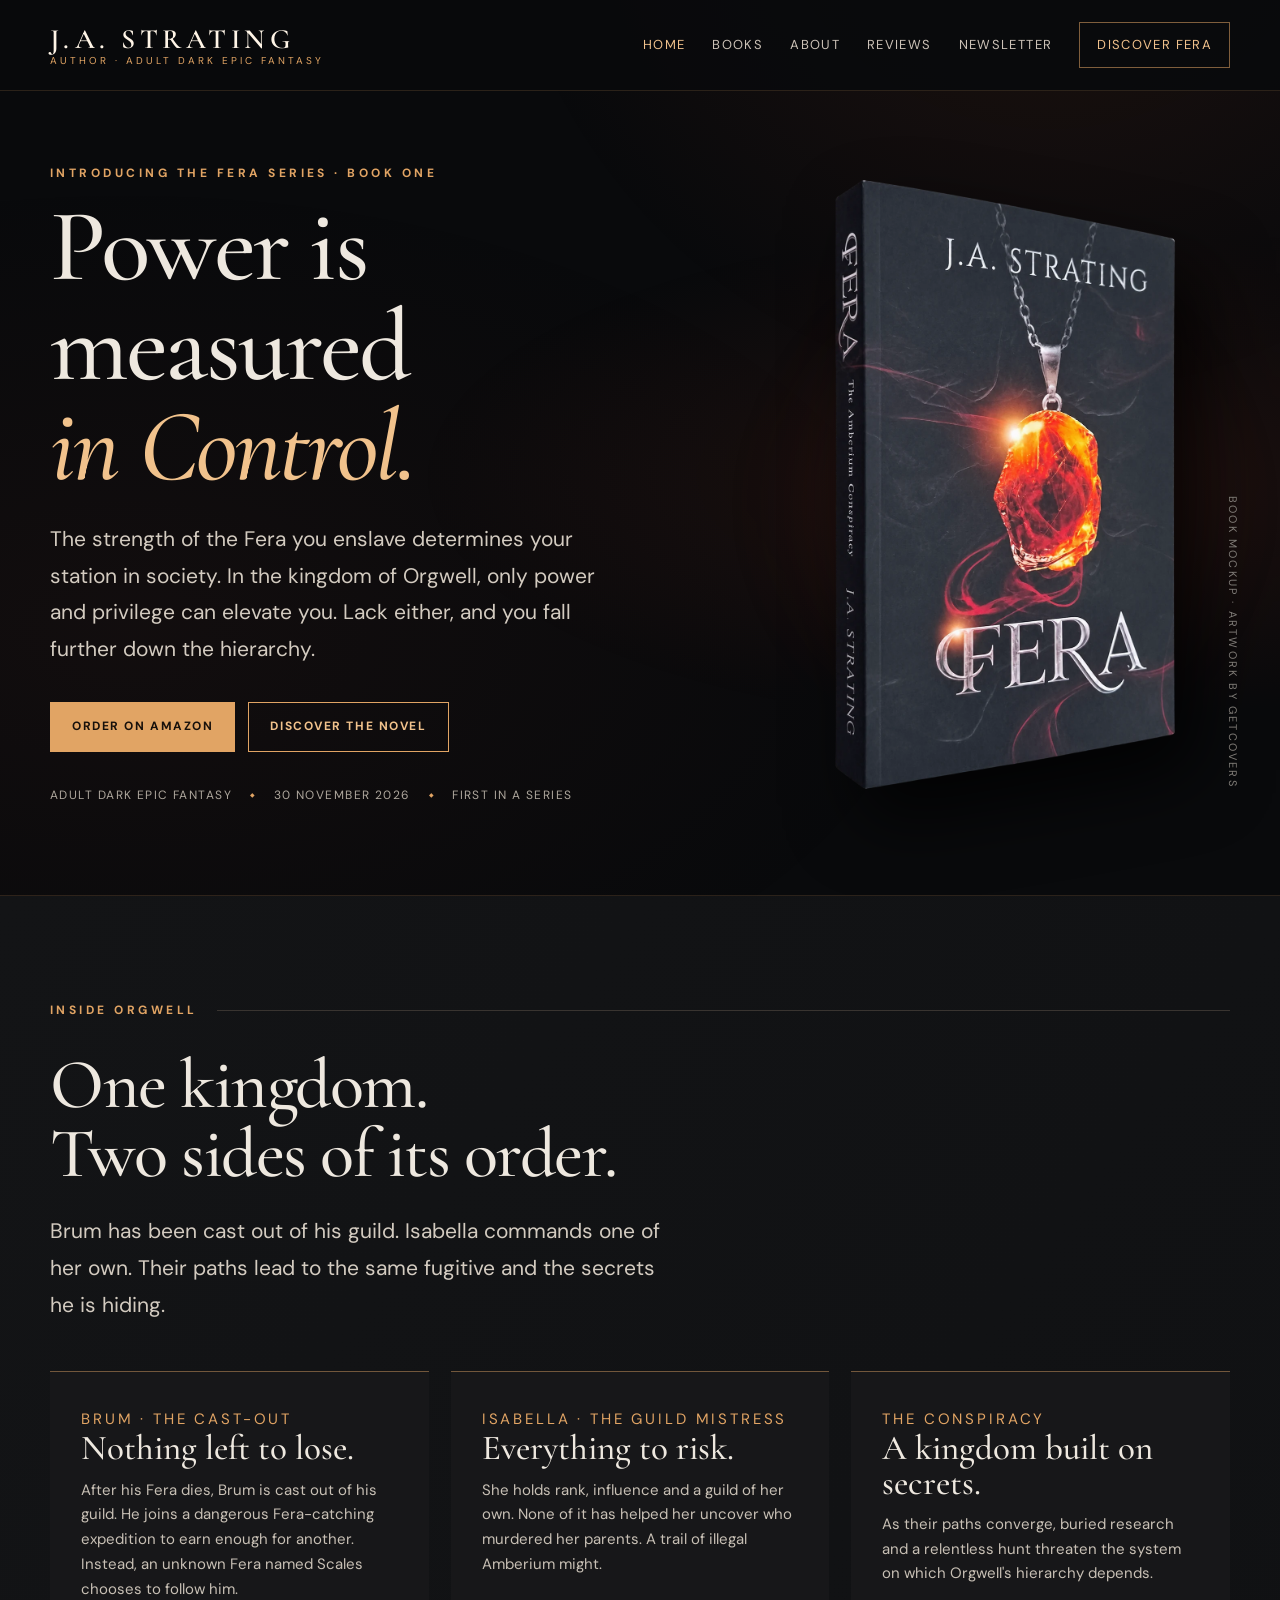
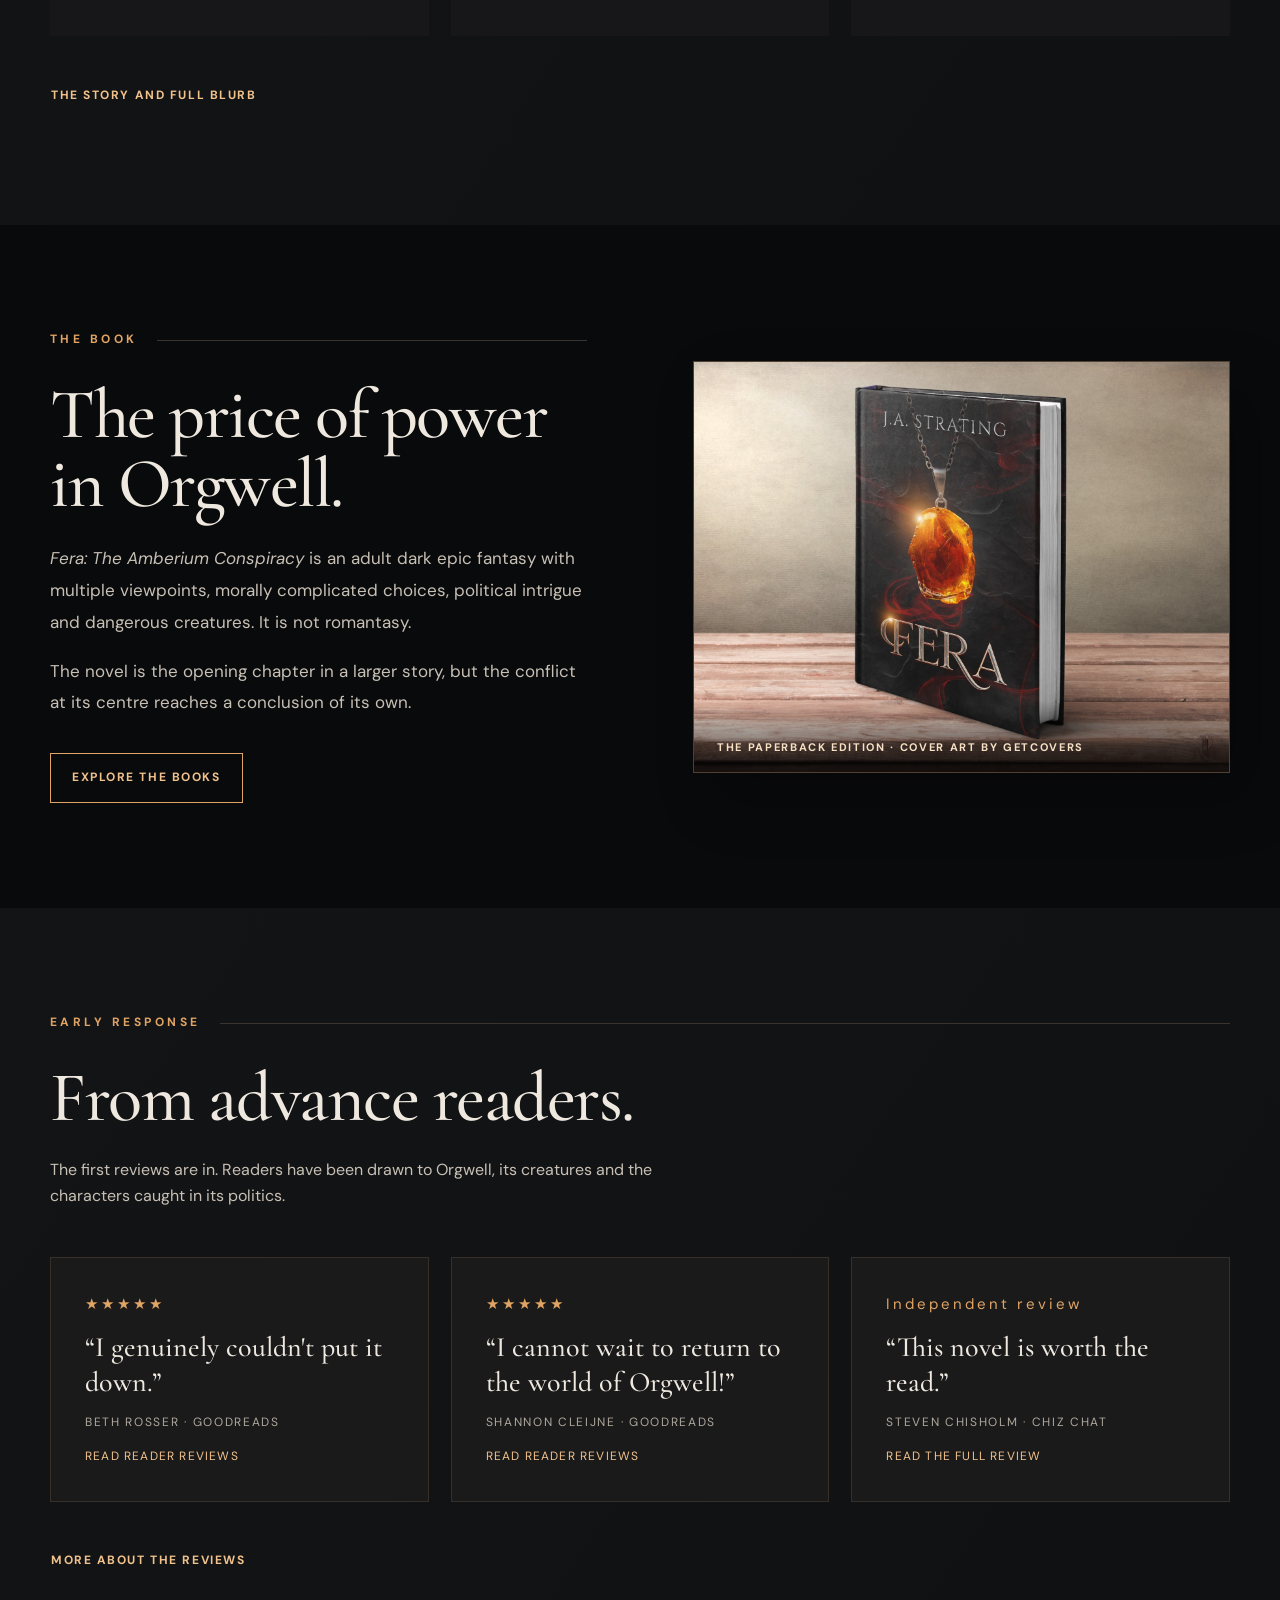
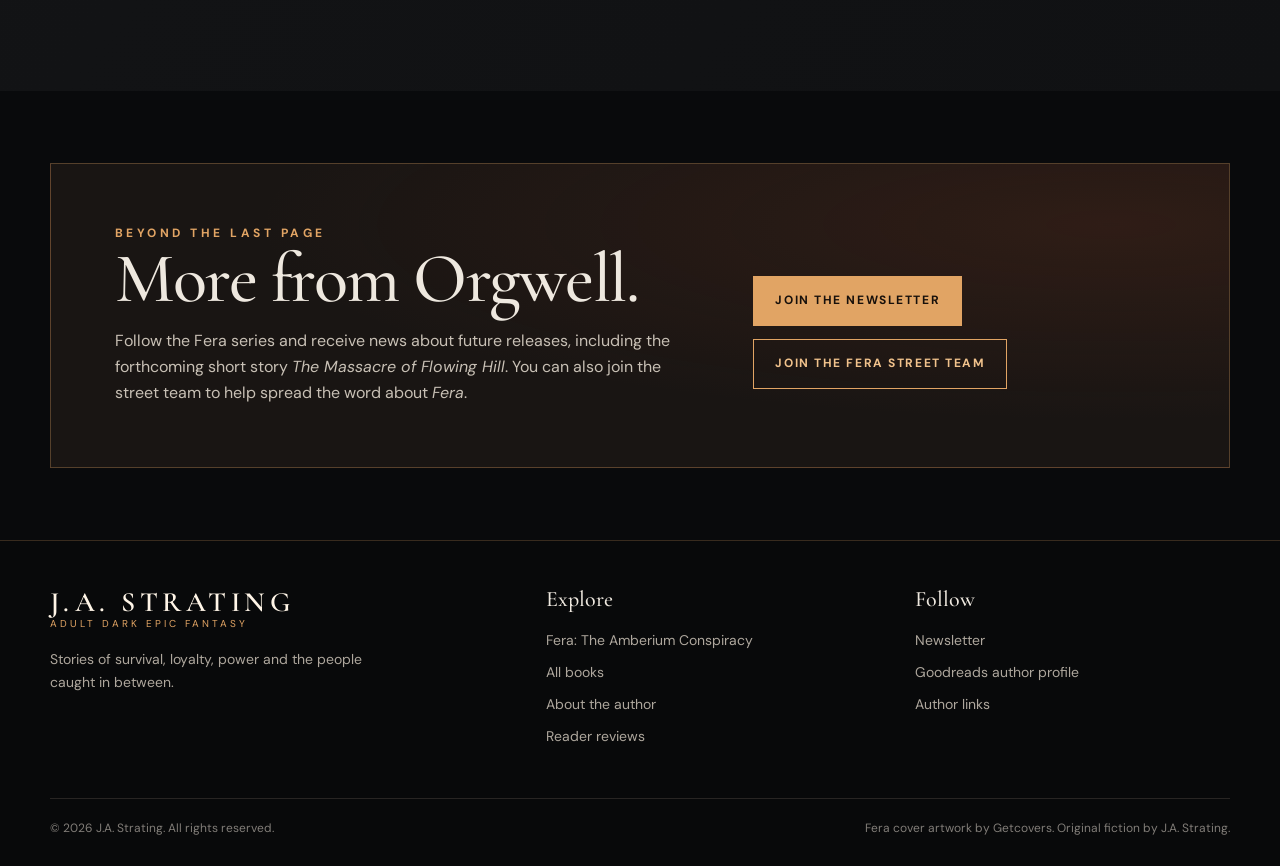
<file: index.html>
<!doctype html>
<html lang="en"><head>
  <meta charset="utf-8"><meta name="viewport" content="width=device-width,initial-scale=1">
  <title>J.A. Strating | Author of Fera: The Amberium Conspiracy</title>
  <meta name="description" content="Meet J.A. Strating, author of Fera: The Amberium Conspiracy, an adult dark epic fantasy of enslaved magical creatures, political intrigue and divided loyalties.">
  <meta property="og:type" content="website"><meta property="og:title" content="J.A. Strating | Fera: The Amberium Conspiracy"><meta property="og:description" content="Enter Orgwell. Explore the Fera series, early reviews, and the latest from J.A. Strating."><meta property="og:image" content="https://stratingbooks-wq.github.io/fera-cover.jpg"><meta property="og:image:alt" content="The official cover of Fera: The Amberium Conspiracy by J.A. Strating"><meta name="twitter:card" content="summary_large_image">
  <link rel="icon" type="image/svg+xml" href="favicon.svg"><link rel="stylesheet" href="styles.css"><script src="site.js" defer></script>
  <script type="application/ld+json">{"@context":"https://schema.org","@type":"Person","name":"J.A. Strating","jobTitle":"Author","description":"Author of adult dark epic fantasy, including Fera: The Amberium Conspiracy.","sameAs":["https://www.goodreads.com/author/show/70433890.J_A_Strating","https://strating-writes.beehiiv.com/"]}</script>
</head><body>
<header class="site-header"><div class="container header-inner"><a class="brand" href="index.html" aria-label="J.A. Strating home"><span class="brand-name">J.A. STRATING</span><span class="brand-sub">Author · Adult Dark Epic Fantasy</span></a><button class="menu-toggle" type="button" aria-expanded="false" aria-controls="main-nav">Menu</button><nav class="site-nav" id="main-nav" aria-label="Main navigation"><a href="index.html" aria-current="page">Home</a><a href="books.html">Books</a><a href="about.html">About</a><a href="reviews.html">Reviews</a><a href="newsletter.html">Newsletter</a><a class="nav-cta" href="fera.html">Discover Fera</a></nav></div></header>
<main>
  <section class="hero"><div class="container hero-grid"><div class="hero-copy"><p class="eyebrow">Introducing the Fera series · Book one</p><h1>Power is measured <span class="accent">in Control.</span></h1><p class="lead">The strength of the Fera you enslave determines your station in society. In the kingdom of Orgwell, only power and privilege can elevate you. Lack either, and you fall further down the hierarchy.</p><div class="button-row"><a class="btn btn-primary" href="https://www.amazon.com/dp/B0HKWFNFG9" target="_blank" rel="noopener noreferrer">Order on Amazon</a><a class="btn btn-secondary" href="fera.html">Discover the novel</a></div><div class="hero-meta"><span>Adult dark epic fantasy</span><span>30 November 2026</span><span>First in a series</span></div></div><div class="cover-stage cover-stage-3d"><img class="hero-book" src="fera-book-3d.webp" alt="Three-dimensional book mockup of Fera: The Amberium Conspiracy, with its amber pendant cover and illustrated spine" width="1020" height="1541" fetchpriority="high"><span class="cover-caption">Book mockup · Artwork by Getcovers</span></div></div></section>
  <section class="section alt-section"><div class="container"><div class="section-topline"><span class="eyebrow">Inside Orgwell</span></div><div class="section-heading"><h2>One kingdom.<br>Two sides of its order.</h2><p class="lead">Brum has been cast out of his guild. Isabella commands one of her own. Their paths lead to the same fugitive and the secrets he is hiding.</p></div><div class="feature-grid"><article class="feature-card"><p class="feature-kicker">Brum · The cast-out</p><h3>Nothing left to lose.</h3><p>After his Fera dies, Brum is cast out of his guild. He joins a dangerous Fera-catching expedition to earn enough for another. Instead, an unknown Fera named Scales chooses to follow him.</p></article><article class="feature-card"><p class="feature-kicker">Isabella · The guild mistress</p><h3>Everything to risk.</h3><p>She holds rank, influence and a guild of her own. None of it has helped her uncover who murdered her parents. A trail of illegal Amberium might.</p></article><article class="feature-card"><p class="feature-kicker">The conspiracy</p><h3>A kingdom built on secrets.</h3><p>As their paths converge, buried research and a relentless hunt threaten the system on which Orgwell's hierarchy depends.</p></article></div><div class="button-row"><a href="fera.html" class="btn btn-text">The story and full blurb</a></div></div></section>
  <section class="section"><div class="container split"><div class="body-copy"><div class="section-topline"><span class="eyebrow">The book</span></div><h2>The price of power in Orgwell.</h2><p><em>Fera: The Amberium Conspiracy</em> is an adult dark epic fantasy with multiple viewpoints, morally complicated choices, political intrigue and dangerous creatures. It is not romantasy.</p><p>The novel is the opening chapter in a larger story, but the conflict at its centre reaches a conclusion of its own.</p><div class="button-row"><a class="btn btn-secondary" href="books.html">Explore the books</a></div></div><figure class="edition-photo"><img src="fera-paperback-scene.jpg" alt="Fera book mockup standing on a wooden table, showing its black cover and glowing amber pendant" width="2048" height="1260" loading="lazy"><figcaption>The paperback edition · Cover art by Getcovers</figcaption></figure></div></section>
  <section class="section alt-section"><div class="container"><div class="section-topline"><span class="eyebrow">Early response</span></div><div class="section-heading"><h2>From advance readers.</h2><p>The first reviews are in. Readers have been drawn to Orgwell, its creatures and the characters caught in its politics.</p></div><div class="review-grid"><article class="review-card"><span class="review-stars" aria-label="Five stars">★★★★★</span><blockquote>“I genuinely couldn't put it down.”</blockquote><span class="review-by">Beth Rosser · Goodreads</span><a href="https://www.goodreads.com/book/show/259640133-fera" target="_blank" rel="noopener noreferrer">Read reader reviews</a></article><article class="review-card"><span class="review-stars" aria-label="Five stars">★★★★★</span><blockquote>“I cannot wait to return to the world of Orgwell!”</blockquote><span class="review-by">Shannon Cleijne · Goodreads</span><a href="https://www.goodreads.com/book/show/259640133-fera" target="_blank" rel="noopener noreferrer">Read reader reviews</a></article><article class="review-card"><span class="review-stars" aria-label="Independent review">Independent review</span><blockquote>“This novel is worth the read.”</blockquote><span class="review-by">Steven Chisholm · Chiz Chat</span><a href="https://www.chizchat.com/post/book-review-fera-the-amberium-conspiracy-by-j-a-strating" target="_blank" rel="noopener noreferrer">Read the full review</a></article></div><div class="button-row"><a class="btn btn-text" href="reviews.html">More about the reviews</a></div></div></section>
  <section class="section-compact"><div class="container"><div class="callout"><div><p class="eyebrow">Beyond the last page</p><h2>More from Orgwell.</h2><p>Follow the Fera series and receive news about future releases, including the forthcoming short story <em>The Massacre of Flowing Hill</em>. You can also join the street team to help spread the word about <em>Fera</em>.</p></div><div class="button-row"><a class="btn btn-primary" href="newsletter.html">Join the newsletter</a><a class="btn btn-secondary" href="https://docs.google.com/forms/d/e/1FAIpQLSeEBgxPZ6RaFdmdYMX2BsSkJkHfvigmSlDi0YZlpmQyvbTWRw/viewform" target="_blank" rel="noopener noreferrer">Join the Fera Street Team</a></div></div></div></section>
</main>
<footer class="site-footer"><div class="container"><div class="footer-grid"><div><a class="brand" href="index.html"><span class="brand-name">J.A. STRATING</span><span class="brand-sub">Adult Dark Epic Fantasy</span></a><p class="small" style="max-width:335px;margin-top:19px">Stories of survival, loyalty, power and the people caught in between.</p></div><div><h3 class="footer-heading">Explore</h3><div class="footer-list"><a href="fera.html">Fera: The Amberium Conspiracy</a><a href="books.html">All books</a><a href="about.html">About the author</a><a href="reviews.html">Reader reviews</a></div></div><div><h3 class="footer-heading">Follow</h3><div class="footer-list"><a href="https://strating-writes.beehiiv.com/" target="_blank" rel="noopener noreferrer">Newsletter</a><a href="https://www.goodreads.com/author/show/70433890.J_A_Strating" target="_blank" rel="noopener noreferrer">Goodreads author profile</a><a href="https://stratingbooks.carrd.co" target="_blank" rel="noopener noreferrer">Author links</a></div></div></div><div class="footer-bottom"><span>© <span data-year>2026</span> J.A. Strating. All rights reserved.</span><span>Fera cover artwork by Getcovers. Original fiction by J.A. Strating.</span></div></div></footer>
</body></html>
</file>
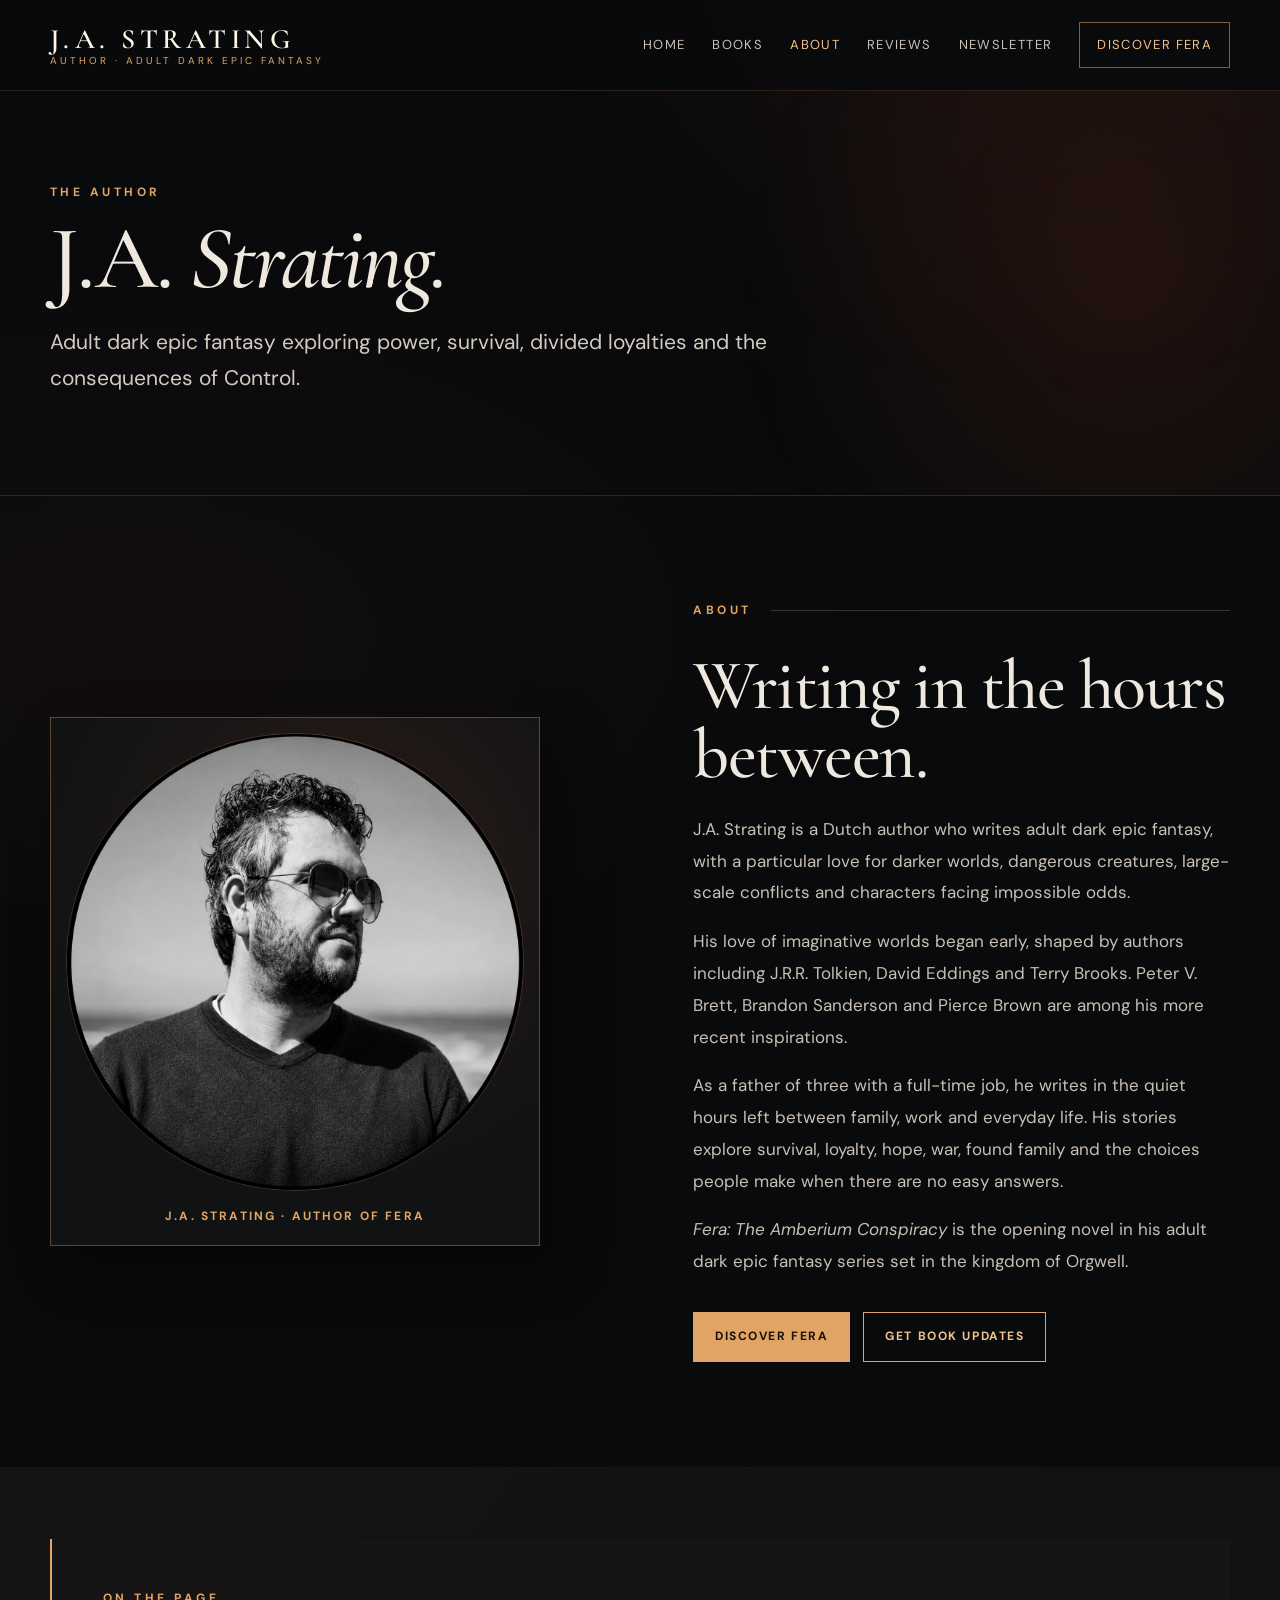
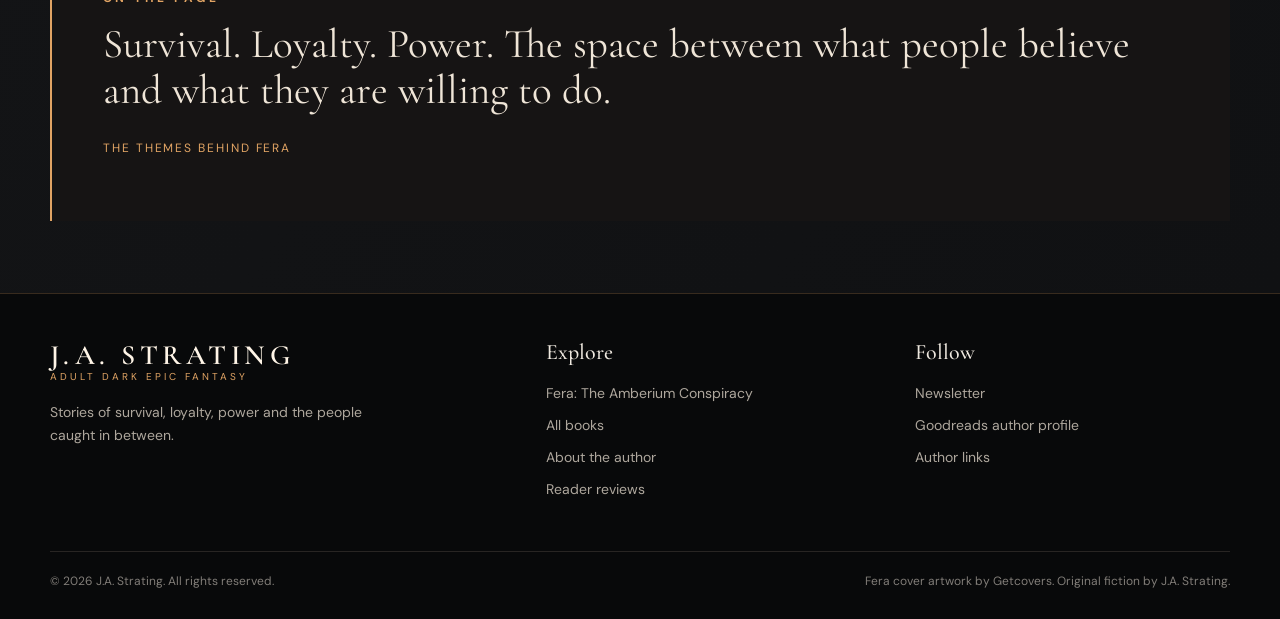
<file: about.html>
<!doctype html><html lang="en"><head><meta charset="utf-8"><meta name="viewport" content="width=device-width,initial-scale=1"><title>About J.A. Strating | Adult Dark Epic Fantasy Author</title><meta name="description" content="Meet J.A. Strating, the Dutch author of Fera: The Amberium Conspiracy. Learn about his inspiration, writing life and focus on adult dark epic fantasy."><link rel="icon" type="image/svg+xml" href="favicon.svg"><link rel="stylesheet" href="styles.css"><script src="site.js" defer></script></head><body>
<header class="site-header"><div class="container header-inner"><a class="brand" href="index.html" aria-label="J.A. Strating home"><span class="brand-name">J.A. STRATING</span><span class="brand-sub">Author · Adult Dark Epic Fantasy</span></a><button class="menu-toggle" type="button" aria-expanded="false" aria-controls="main-nav">Menu</button><nav class="site-nav" id="main-nav" aria-label="Main navigation"><a href="index.html">Home</a><a href="books.html">Books</a><a href="about.html" aria-current="page">About</a><a href="reviews.html">Reviews</a><a href="newsletter.html">Newsletter</a><a class="nav-cta" href="fera.html">Discover Fera</a></nav></div></header>
<main><section class="page-hero"><div class="container"><p class="eyebrow">The author</p><h1>J.A. <em>Strating.</em></h1><p class="lead">Adult dark epic fantasy exploring power, survival, divided loyalties and the consequences of Control.</p></div></section><section class="section"><div class="container split">
<figure class="author-portrait">
  <img src="author-ja-strating.webp" alt="Black-and-white portrait of author J.A. Strating wearing sunglasses" width="1254" height="1254" loading="eager" decoding="async">
  <figcaption>J.A. Strating · Author of Fera</figcaption>
</figure>
<div class="body-copy"><div class="section-topline"><span class="eyebrow">About</span></div><h2>Writing in the hours between.</h2><p>J.A. Strating is a Dutch author who writes adult dark epic fantasy, with a particular love for darker worlds, dangerous creatures, large-scale conflicts and characters facing impossible odds.</p><p>His love of imaginative worlds began early, shaped by authors including J.R.R. Tolkien, David Eddings and Terry Brooks. Peter V. Brett, Brandon Sanderson and Pierce Brown are among his more recent inspirations.</p><p>As a father of three with a full-time job, he writes in the quiet hours left between family, work and everyday life. His stories explore survival, loyalty, hope, war, found family and the choices people make when there are no easy answers.</p><p><em>Fera: The Amberium Conspiracy</em> is the opening novel in his adult dark epic fantasy series set in the kingdom of Orgwell.</p><div class="button-row"><a class="btn btn-primary" href="fera.html">Discover Fera</a><a class="btn btn-secondary" href="newsletter.html">Get book updates</a></div></div></div></section><section class="section-compact alt-section"><div class="container"><div class="quote-panel"><p class="eyebrow">On the page</p><blockquote>Survival. Loyalty. Power. The space between what people believe and what they are willing to do.</blockquote><p class="quote-by">The themes behind Fera</p></div></div></section></main>
<footer class="site-footer"><div class="container"><div class="footer-grid"><div><a class="brand" href="index.html"><span class="brand-name">J.A. STRATING</span><span class="brand-sub">Adult Dark Epic Fantasy</span></a><p class="small" style="max-width:335px;margin-top:19px">Stories of survival, loyalty, power and the people caught in between.</p></div><div><h3 class="footer-heading">Explore</h3><div class="footer-list"><a href="fera.html">Fera: The Amberium Conspiracy</a><a href="books.html">All books</a><a href="about.html">About the author</a><a href="reviews.html">Reader reviews</a></div></div><div><h3 class="footer-heading">Follow</h3><div class="footer-list"><a href="https://strating-writes.beehiiv.com/" target="_blank" rel="noopener noreferrer">Newsletter</a><a href="https://www.goodreads.com/author/show/70433890.J_A_Strating" target="_blank" rel="noopener noreferrer">Goodreads author profile</a><a href="https://stratingbooks.carrd.co" target="_blank" rel="noopener noreferrer">Author links</a></div></div></div><div class="footer-bottom"><span>© <span data-year>2026</span> J.A. Strating. All rights reserved.</span><span>Fera cover artwork by Getcovers. Original fiction by J.A. Strating.</span></div></div></footer>
</body></html>
</file>
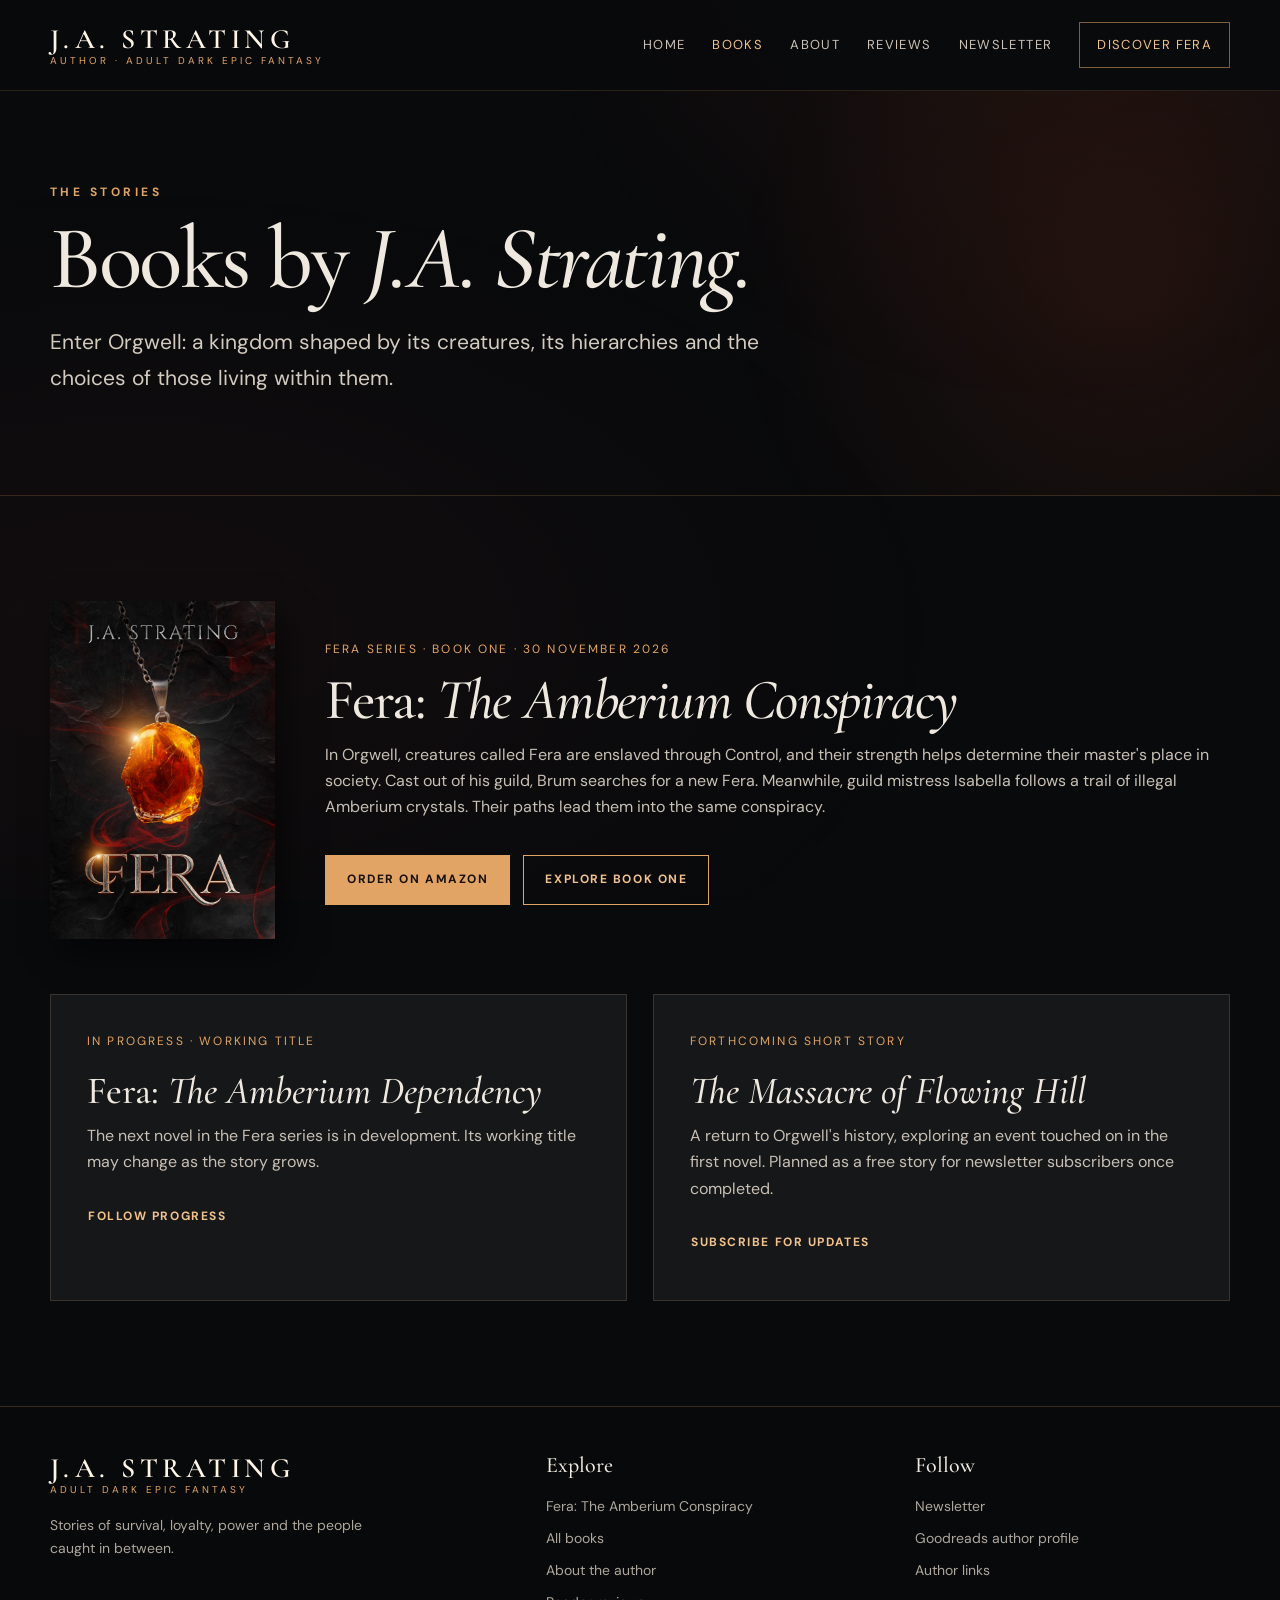
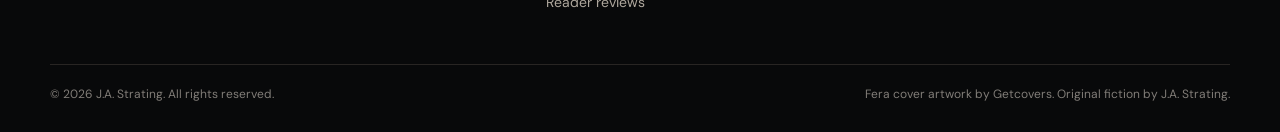
<file: books.html>
<!doctype html><html lang="en"><head><meta charset="utf-8"><meta name="viewport" content="width=device-width,initial-scale=1"><title>Books by J.A. Strating | Fera Series</title><meta name="description" content="Explore the Fera fantasy series by J.A. Strating, starting with Fera: The Amberium Conspiracy, plus upcoming stories from the kingdom of Orgwell."><link rel="icon" type="image/svg+xml" href="favicon.svg"><link rel="stylesheet" href="styles.css"><script src="site.js" defer></script></head><body>
<header class="site-header"><div class="container header-inner"><a class="brand" href="index.html" aria-label="J.A. Strating home"><span class="brand-name">J.A. STRATING</span><span class="brand-sub">Author · Adult Dark Epic Fantasy</span></a><button class="menu-toggle" type="button" aria-expanded="false" aria-controls="main-nav">Menu</button><nav class="site-nav" id="main-nav" aria-label="Main navigation"><a href="index.html">Home</a><a href="books.html" aria-current="page">Books</a><a href="about.html">About</a><a href="reviews.html">Reviews</a><a href="newsletter.html">Newsletter</a><a class="nav-cta" href="fera.html">Discover Fera</a></nav></div></header>
<main><section class="page-hero"><div class="container"><p class="eyebrow">The stories</p><h1>Books by <em>J.A. Strating.</em></h1><p class="lead">Enter Orgwell: a kingdom shaped by its creatures, its hierarchies and the choices of those living within them.</p></div></section><section class="section"><div class="container"><article class="book-listing"><a href="fera.html" aria-label="Explore Fera: The Amberium Conspiracy"><img src="fera-cover.jpg" alt="Fera book cover" width="800" height="1200"></a><div><span class="book-label">Fera series · Book one · 30 November 2026</span><h2>Fera: <em>The Amberium Conspiracy</em></h2><p>In Orgwell, creatures called Fera are enslaved through Control, and their strength helps determine their master's place in society. Cast out of his guild, Brum searches for a new Fera. Meanwhile, guild mistress Isabella follows a trail of illegal Amberium crystals. Their paths lead them into the same conspiracy.</p><div class="button-row"><a class="btn btn-primary" href="https://www.amazon.com/dp/B0HKWFNFG9" target="_blank" rel="noopener noreferrer">Order on Amazon</a><a class="btn btn-secondary" href="fera.html">Explore book one</a></div></div></article><div class="two-col"><article class="soft-panel"><span class="book-label">In progress · Working title</span><h3 style="margin-top:20px">Fera: <em>The Amberium Dependency</em></h3><p>The next novel in the Fera series is in development. Its working title may change as the story grows.</p><a class="btn btn-text" href="newsletter.html">Follow progress</a></article><article class="soft-panel"><span class="book-label">Forthcoming short story</span><h3 style="margin-top:20px"><em>The Massacre of Flowing Hill</em></h3><p>A return to Orgwell's history, exploring an event touched on in the first novel. Planned as a free story for newsletter subscribers once completed.</p><a class="btn btn-text" href="newsletter.html">Subscribe for updates</a></article></div></div></section></main>
<footer class="site-footer"><div class="container"><div class="footer-grid"><div><a class="brand" href="index.html"><span class="brand-name">J.A. STRATING</span><span class="brand-sub">Adult Dark Epic Fantasy</span></a><p class="small" style="max-width:335px;margin-top:19px">Stories of survival, loyalty, power and the people caught in between.</p></div><div><h3 class="footer-heading">Explore</h3><div class="footer-list"><a href="fera.html">Fera: The Amberium Conspiracy</a><a href="books.html">All books</a><a href="about.html">About the author</a><a href="reviews.html">Reader reviews</a></div></div><div><h3 class="footer-heading">Follow</h3><div class="footer-list"><a href="https://strating-writes.beehiiv.com/" target="_blank" rel="noopener noreferrer">Newsletter</a><a href="https://www.goodreads.com/author/show/70433890.J_A_Strating" target="_blank" rel="noopener noreferrer">Goodreads author profile</a><a href="https://stratingbooks.carrd.co" target="_blank" rel="noopener noreferrer">Author links</a></div></div></div><div class="footer-bottom"><span>© <span data-year>2026</span> J.A. Strating. All rights reserved.</span><span>Fera cover artwork by Getcovers. Original fiction by J.A. Strating.</span></div></div></footer>
</body></html>
</file>
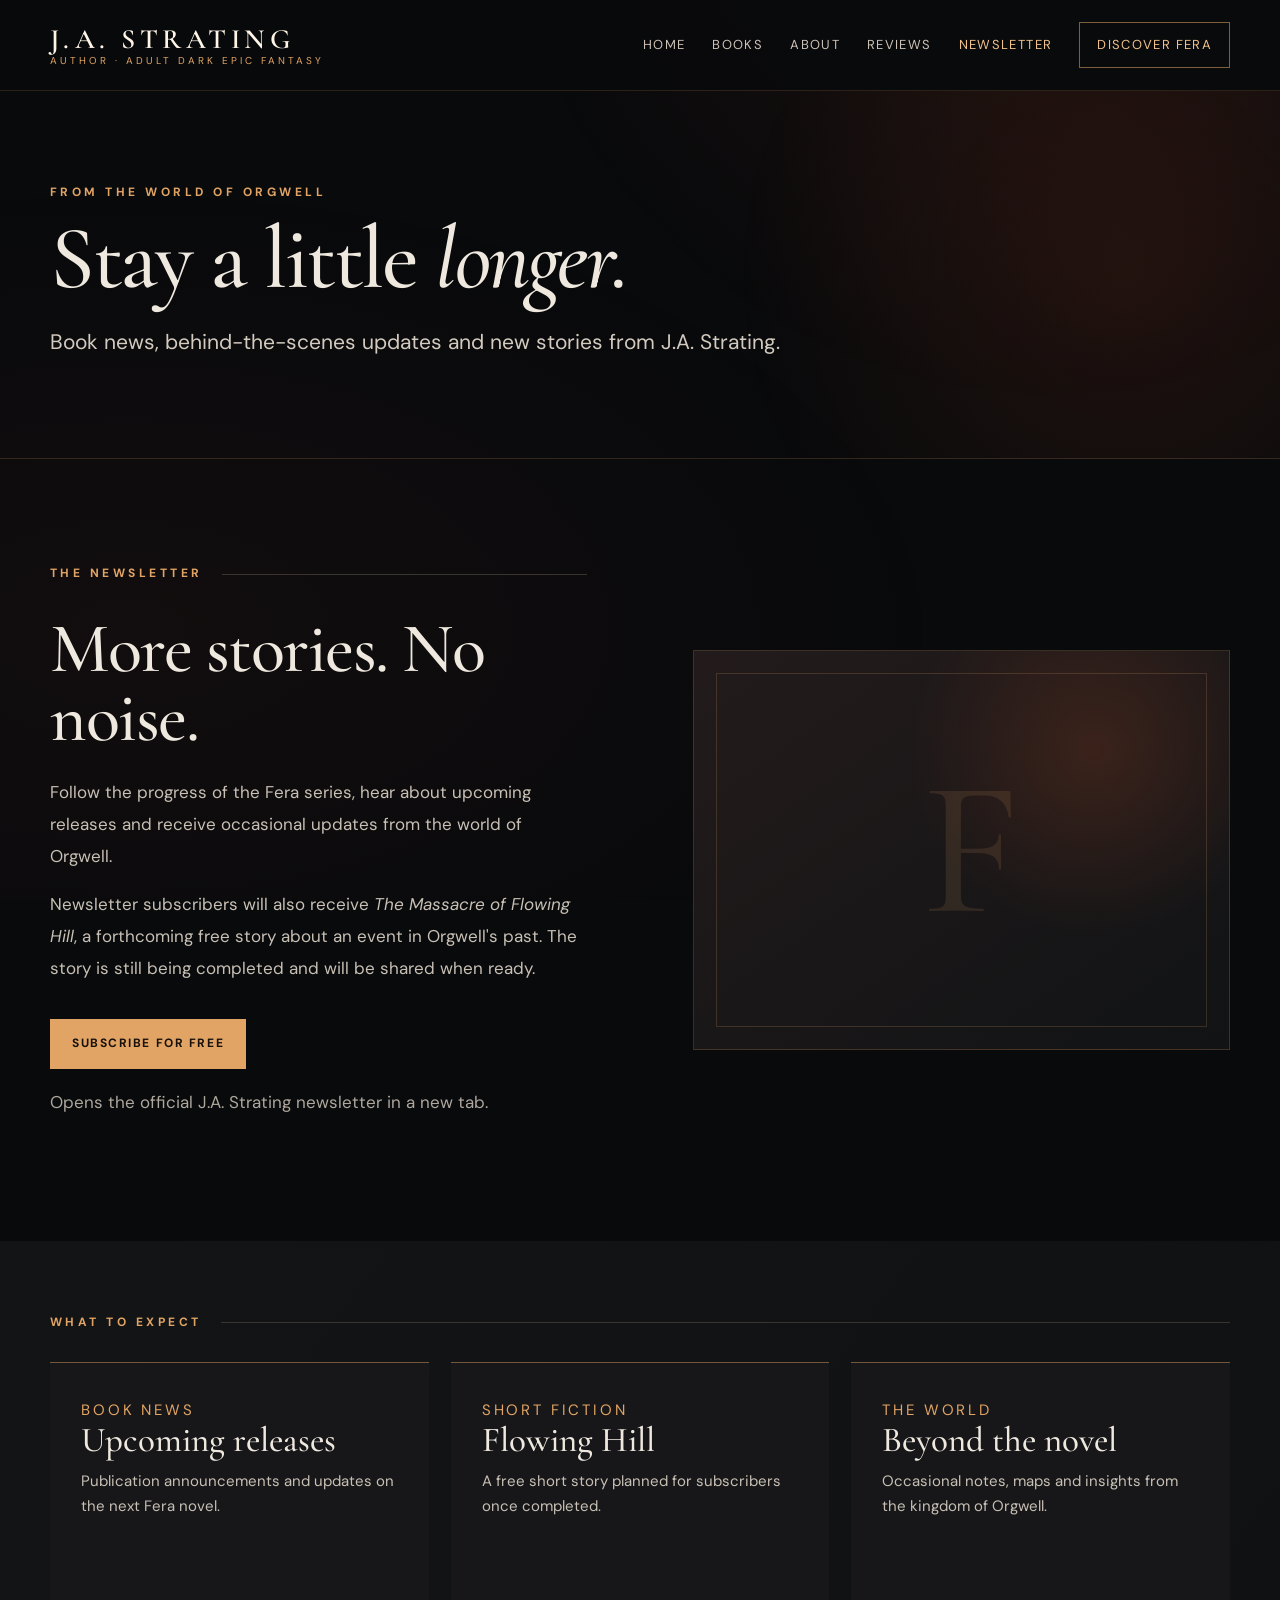
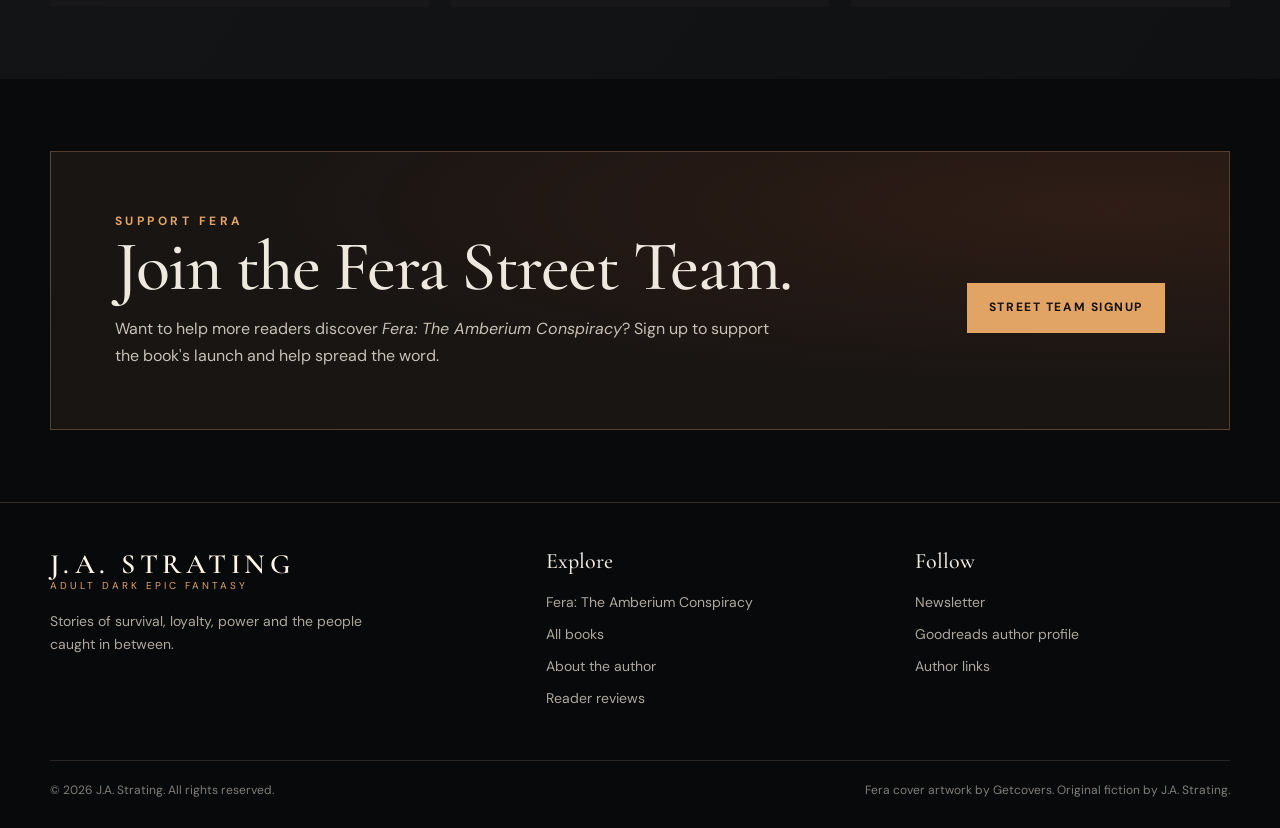
<file: newsletter.html>
<!doctype html><html lang="en"><head><meta charset="utf-8"><meta name="viewport" content="width=device-width,initial-scale=1"><title>J.A. Strating Newsletter | Fera News and Free Short Story</title><meta name="description" content="Follow the Fera fantasy series by J.A. Strating. Subscribe for release news, book two updates and the forthcoming free story The Massacre of Flowing Hill."><link rel="icon" type="image/svg+xml" href="favicon.svg"><link rel="stylesheet" href="styles.css"><script src="site.js" defer></script></head><body>
<header class="site-header"><div class="container header-inner"><a class="brand" href="index.html" aria-label="J.A. Strating home"><span class="brand-name">J.A. STRATING</span><span class="brand-sub">Author · Adult Dark Epic Fantasy</span></a><button class="menu-toggle" type="button" aria-expanded="false" aria-controls="main-nav">Menu</button><nav class="site-nav" id="main-nav" aria-label="Main navigation"><a href="index.html">Home</a><a href="books.html">Books</a><a href="about.html">About</a><a href="reviews.html">Reviews</a><a href="newsletter.html" aria-current="page">Newsletter</a><a class="nav-cta" href="fera.html">Discover Fera</a></nav></div></header>
<main><section class="page-hero"><div class="container"><p class="eyebrow">From the world of Orgwell</p><h1>Stay a little <em>longer.</em></h1><p class="lead">Book news, behind-the-scenes updates and new stories from J.A. Strating.</p></div></section><section class="section"><div class="container split"><div class="body-copy"><div class="section-topline"><span class="eyebrow">The newsletter</span></div><h2>More stories. No noise.</h2><p>Follow the progress of the Fera series, hear about upcoming releases and receive occasional updates from the world of Orgwell.</p><p>Newsletter subscribers will also receive <em>The Massacre of Flowing Hill</em>, a forthcoming free story about an event in Orgwell's past. The story is still being completed and will be shared when ready.</p><div class="button-row"><a class="btn btn-primary" href="https://strating-writes.beehiiv.com/" target="_blank" rel="noopener noreferrer">Subscribe for free</a></div><p class="small" style="margin-top:18px">Opens the official J.A. Strating newsletter in a new tab.</p></div><div class="portraitless" aria-hidden="true"><span class="monogram">F</span></div></div></section><section class="section-compact alt-section"><div class="container"><div class="section-topline"><span class="eyebrow">What to expect</span></div><div class="feature-grid"><article class="feature-card"><p class="feature-kicker">Book news</p><h3>Upcoming releases</h3><p>Publication announcements and updates on the next Fera novel.</p></article><article class="feature-card"><p class="feature-kicker">Short fiction</p><h3>Flowing Hill</h3><p>A free short story planned for subscribers once completed.</p></article><article class="feature-card"><p class="feature-kicker">The world</p><h3>Beyond the novel</h3><p>Occasional notes, maps and insights from the kingdom of Orgwell.</p></article></div></div></section>
<section class="section-compact"><div class="container"><div class="callout"><div><p class="eyebrow">Support Fera</p><h2>Join the Fera Street Team.</h2><p>Want to help more readers discover <em>Fera: The Amberium Conspiracy</em>? Sign up to support the book's launch and help spread the word.</p></div><div class="button-row"><a class="btn btn-primary" href="https://docs.google.com/forms/d/e/1FAIpQLSeEBgxPZ6RaFdmdYMX2BsSkJkHfvigmSlDi0YZlpmQyvbTWRw/viewform" target="_blank" rel="noopener noreferrer">Street Team signup</a></div></div></div></section>
</main>
<footer class="site-footer"><div class="container"><div class="footer-grid"><div><a class="brand" href="index.html"><span class="brand-name">J.A. STRATING</span><span class="brand-sub">Adult Dark Epic Fantasy</span></a><p class="small" style="max-width:335px;margin-top:19px">Stories of survival, loyalty, power and the people caught in between.</p></div><div><h3 class="footer-heading">Explore</h3><div class="footer-list"><a href="fera.html">Fera: The Amberium Conspiracy</a><a href="books.html">All books</a><a href="about.html">About the author</a><a href="reviews.html">Reader reviews</a></div></div><div><h3 class="footer-heading">Follow</h3><div class="footer-list"><a href="https://strating-writes.beehiiv.com/" target="_blank" rel="noopener noreferrer">Newsletter</a><a href="https://www.goodreads.com/author/show/70433890.J_A_Strating" target="_blank" rel="noopener noreferrer">Goodreads author profile</a><a href="https://stratingbooks.carrd.co" target="_blank" rel="noopener noreferrer">Author links</a></div></div></div><div class="footer-bottom"><span>© <span data-year>2026</span> J.A. Strating. All rights reserved.</span><span>Fera cover artwork by Getcovers. Original fiction by J.A. Strating.</span></div></div></footer>
</body></html>
</file>
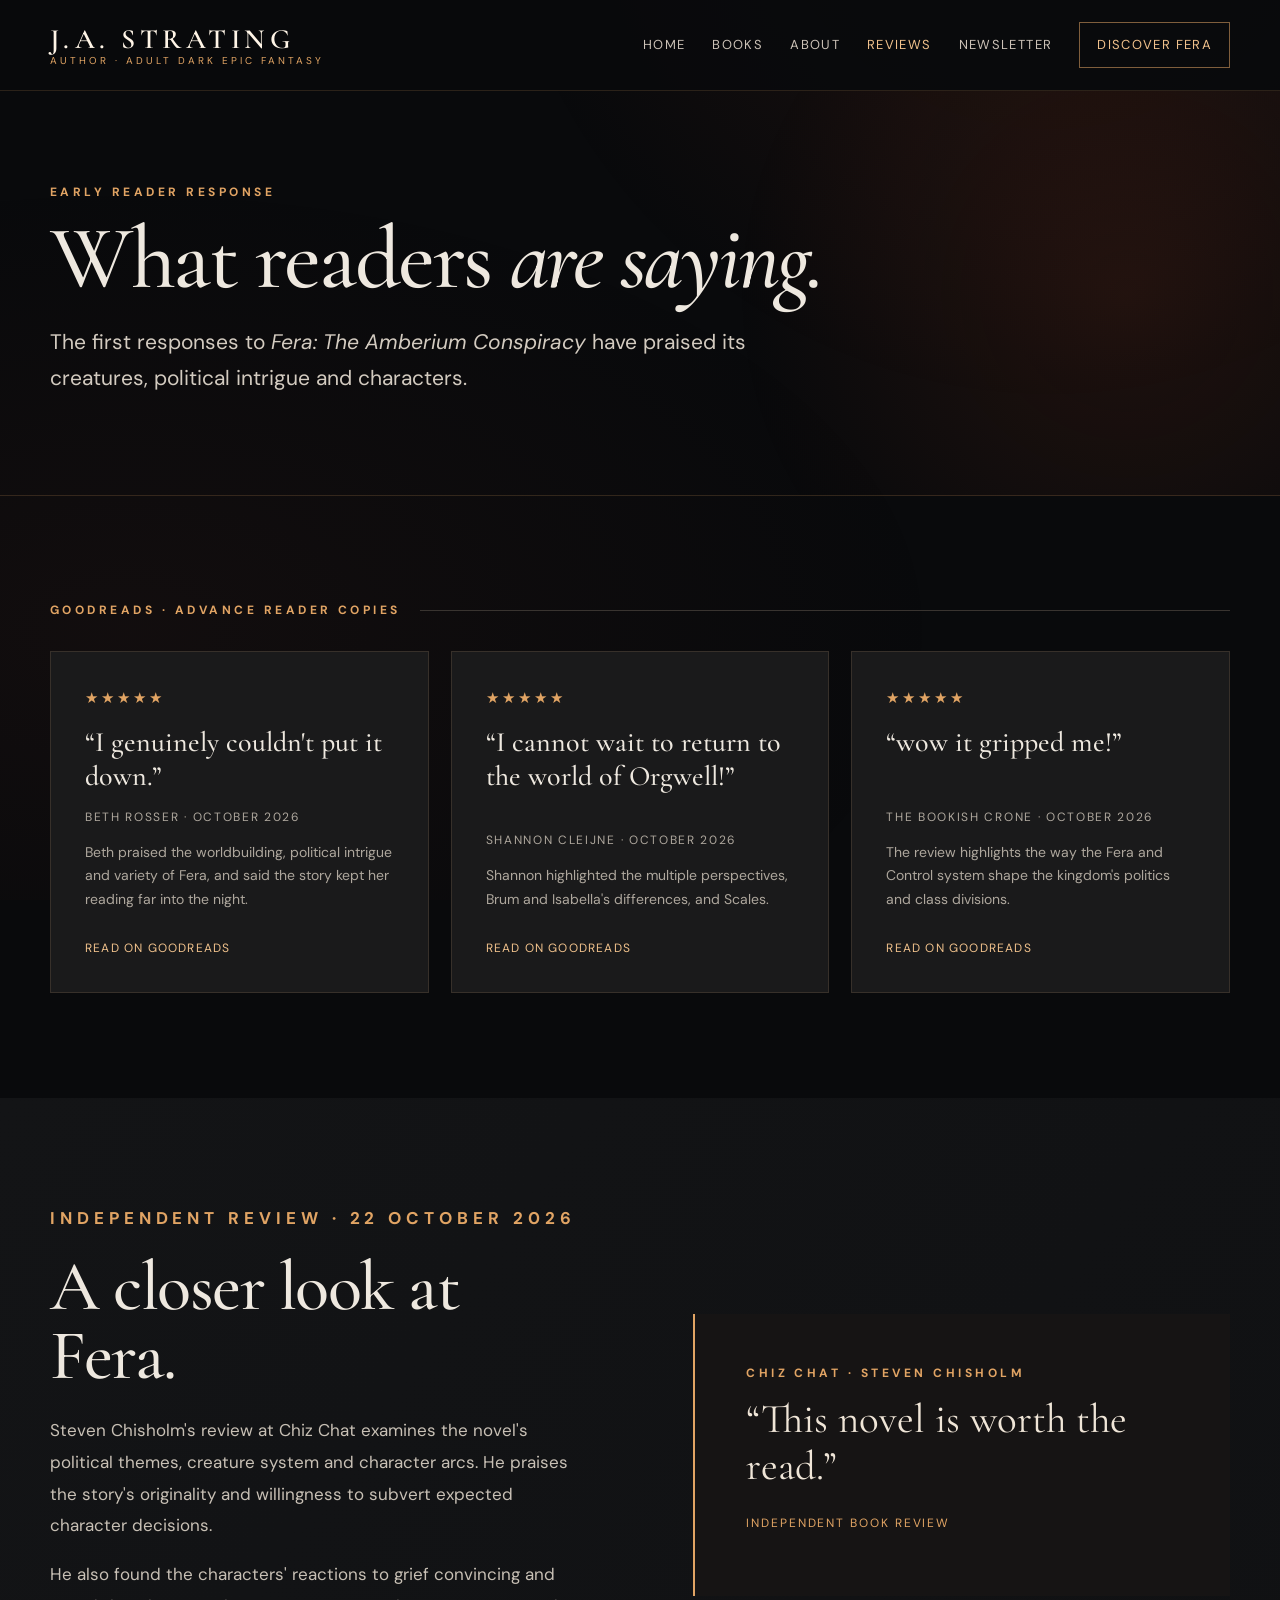
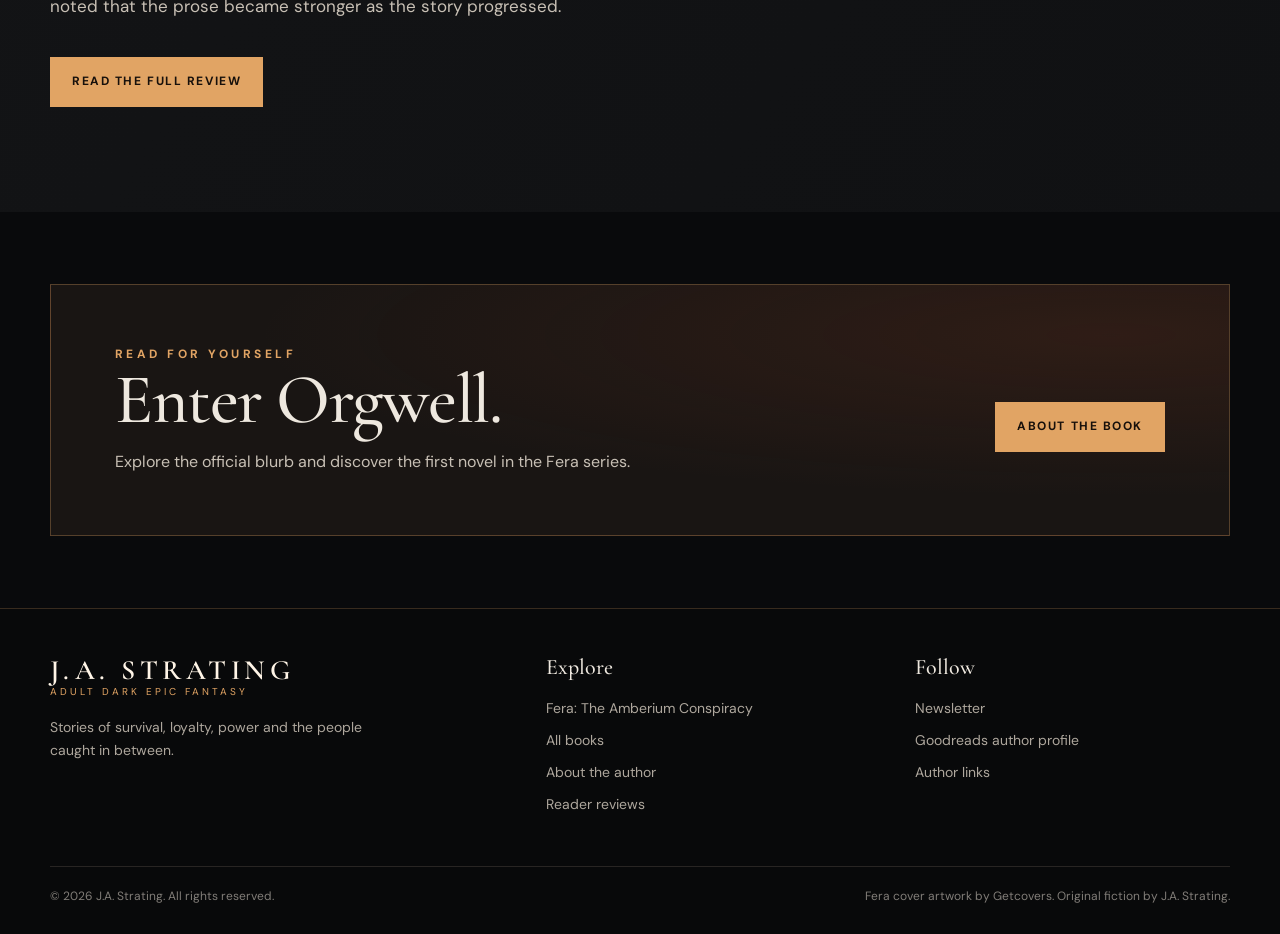
<file: reviews.html>
<!doctype html><html lang="en"><head><meta charset="utf-8"><meta name="viewport" content="width=device-width,initial-scale=1"><title>Fera Reviews | What Readers Say About J.A. Strating's Fantasy Novel</title><meta name="description" content="Read early reviews of Fera: The Amberium Conspiracy by J.A. Strating, from Goodreads advance readers and independent fantasy reviewers."><link rel="icon" type="image/svg+xml" href="favicon.svg"><link rel="stylesheet" href="styles.css"><script src="site.js" defer></script></head><body>
<header class="site-header"><div class="container header-inner"><a class="brand" href="index.html" aria-label="J.A. Strating home"><span class="brand-name">J.A. STRATING</span><span class="brand-sub">Author · Adult Dark Epic Fantasy</span></a><button class="menu-toggle" type="button" aria-expanded="false" aria-controls="main-nav">Menu</button><nav class="site-nav" id="main-nav" aria-label="Main navigation"><a href="index.html">Home</a><a href="books.html">Books</a><a href="about.html">About</a><a href="reviews.html" aria-current="page">Reviews</a><a href="newsletter.html">Newsletter</a><a class="nav-cta" href="fera.html">Discover Fera</a></nav></div></header>
<main><section class="page-hero"><div class="container"><p class="eyebrow">Early reader response</p><h1>What readers <em>are saying.</em></h1><p class="lead">The first responses to <em>Fera: The Amberium Conspiracy</em> have praised its creatures, political intrigue and characters.</p></div></section><section class="section"><div class="container"><div class="section-topline"><span class="eyebrow">Goodreads · Advance reader copies</span></div><div class="review-grid"><article class="review-card"><span class="review-stars" aria-label="Five stars">★★★★★</span><blockquote>“I genuinely couldn't put it down.”</blockquote><span class="review-by">Beth Rosser · October 2026</span><p class="small">Beth praised the worldbuilding, political intrigue and variety of Fera, and said the story kept her reading far into the night.</p><a href="https://www.goodreads.com/book/show/259640133-fera" target="_blank" rel="noopener noreferrer">Read on Goodreads</a></article><article class="review-card"><span class="review-stars" aria-label="Five stars">★★★★★</span><blockquote>“I cannot wait to return to the world of Orgwell!”</blockquote><span class="review-by">Shannon Cleijne · October 2026</span><p class="small">Shannon highlighted the multiple perspectives, Brum and Isabella's differences, and Scales.</p><a href="https://www.goodreads.com/book/show/259640133-fera" target="_blank" rel="noopener noreferrer">Read on Goodreads</a></article><article class="review-card"><span class="review-stars" aria-label="Five stars">★★★★★</span><blockquote>“wow it gripped me!”</blockquote><span class="review-by">The Bookish Crone · October 2026</span><p class="small">The review highlights the way the Fera and Control system shape the kingdom's politics and class divisions.</p><a href="https://www.goodreads.com/book/show/259640133-fera" target="_blank" rel="noopener noreferrer">Read on Goodreads</a></article></div></div></section><section class="section alt-section"><div class="container split"><div class="body-copy"><p class="eyebrow">Independent review · 22 October 2026</p><h2>A closer look at Fera.</h2><p>Steven Chisholm's review at Chiz Chat examines the novel's political themes, creature system and character arcs. He praises the story's originality and willingness to subvert expected character decisions.</p><p>He also found the characters' reactions to grief convincing and noted that the prose became stronger as the story progressed.</p><div class="button-row"><a class="btn btn-primary" href="https://www.chizchat.com/post/book-review-fera-the-amberium-conspiracy-by-j-a-strating" target="_blank" rel="noopener noreferrer">Read the full review</a></div></div><div class="quote-panel"><p class="eyebrow">Chiz Chat · Steven Chisholm</p><blockquote>“This novel is worth the read.”</blockquote><p class="quote-by">Independent book review</p></div></div></section><section class="section-compact"><div class="container callout"><div><p class="eyebrow">Read for yourself</p><h2>Enter Orgwell.</h2><p>Explore the official blurb and discover the first novel in the Fera series.</p></div><div class="button-row"><a class="btn btn-primary" href="fera.html">About the book</a></div></div></section></main>
<footer class="site-footer"><div class="container"><div class="footer-grid"><div><a class="brand" href="index.html"><span class="brand-name">J.A. STRATING</span><span class="brand-sub">Adult Dark Epic Fantasy</span></a><p class="small" style="max-width:335px;margin-top:19px">Stories of survival, loyalty, power and the people caught in between.</p></div><div><h3 class="footer-heading">Explore</h3><div class="footer-list"><a href="fera.html">Fera: The Amberium Conspiracy</a><a href="books.html">All books</a><a href="about.html">About the author</a><a href="reviews.html">Reader reviews</a></div></div><div><h3 class="footer-heading">Follow</h3><div class="footer-list"><a href="https://strating-writes.beehiiv.com/" target="_blank" rel="noopener noreferrer">Newsletter</a><a href="https://www.goodreads.com/author/show/70433890.J_A_Strating" target="_blank" rel="noopener noreferrer">Goodreads author profile</a><a href="https://stratingbooks.carrd.co" target="_blank" rel="noopener noreferrer">Author links</a></div></div></div><div class="footer-bottom"><span>© <span data-year>2026</span> J.A. Strating. All rights reserved.</span><span>Fera cover artwork by Getcovers. Original fiction by J.A. Strating.</span></div></div></footer>
</body></html>
</file>
<file: styles.css>
@import url('https://fonts.googleapis.com/css2?family=Cormorant+Garamond:wght@400;500;600;700&family=DM+Sans:wght@400;500;600;700&display=swap');

:root{--ink:#090a0c;--ink2:#111316;--panel:#161719;--paper:#eee8df;--muted:#aea79d;--dim:#817d78;--line:#393430;--amber:#e1a464;--gold:#f1c28c;--red:#7a3228;--font-body:'DM Sans',Arial,sans-serif;--font-display:'Cormorant Garamond',Georgia,serif}
*{box-sizing:border-box}
html{scroll-behavior:smooth}
body{margin:0;color:var(--paper);background:var(--ink);font-family:var(--font-body);font-size:16px;line-height:1.65;-webkit-font-smoothing:antialiased}
body::before{content:'';position:fixed;inset:0;pointer-events:none;z-index:-1;background:radial-gradient(ellipse at 82% -20%,rgba(134,54,31,.18),transparent 38%),radial-gradient(ellipse at 10% 70%,rgba(127,55,39,.08),transparent 50%)}
a{color:inherit;text-decoration:none}
a:hover{color:var(--gold)}
button,input{font:inherit}
button,a{transition:color .2s ease,background .2s ease,border-color .2s ease,transform .2s ease}
:focus-visible{outline:2px solid var(--gold);outline-offset:4px}
img{display:block;max-width:100%;height:auto}
.container{width:min(1180px,calc(100% - 56px));margin:0 auto}
.site-header{position:relative;z-index:20;background:rgba(9,10,12,.92);border-bottom:1px solid rgba(225,164,100,.16)}
.header-inner{height:90px;display:flex;align-items:center;justify-content:space-between;gap:28px}
.brand{display:inline-flex;flex-direction:column;align-items:flex-start;gap:3px;flex-shrink:0;line-height:1}
.brand-name{font-family:var(--font-display);font-size:28px;font-weight:600;letter-spacing:.16em;color:#fff5e7}
.brand-sub{font-size:10px;letter-spacing:.30em;text-transform:uppercase;color:var(--amber)}
.site-nav{display:flex;align-items:center;gap:27px}
.site-nav a{font-size:13px;letter-spacing:.105em;text-transform:uppercase;color:#ccc2b7}
.site-nav a:hover,.site-nav a[aria-current=page]{color:var(--gold)}
.nav-cta{border:1px solid rgba(225,164,100,.55);padding:11px 17px!important;color:var(--gold)!important;white-space:nowrap}
.nav-cta:hover{background:rgba(225,164,100,.10)}
.menu-toggle{display:none;border:1px solid var(--line);border-radius:0;background:transparent;color:var(--paper);padding:9px 13px;cursor:pointer}
.eyebrow{font-size:12px;font-weight:700;letter-spacing:.29em;color:var(--amber);text-transform:uppercase}
h1,h2,h3,h4,p{margin-top:0}
h1,h2,h3,h4{font-family:var(--font-display);font-weight:500;line-height:.98}
h1{font-size:clamp(58px,8vw,112px);letter-spacing:-.027em;margin-bottom:24px}
h2{font-size:clamp(44px,5.5vw,72px);letter-spacing:-.021em;margin-bottom:25px}
h3{font-size:clamp(28px,3vw,39px);margin-bottom:12px}
p{color:#c8c0b5}
.lead{font-size:clamp(18px,2vw,21px);line-height:1.75;max-width:670px;color:#d3cbc0}
.small{font-size:14px;color:var(--muted)}
.rule{height:1px;background:linear-gradient(90deg,rgba(225,164,100,.6),rgba(225,164,100,.05));margin:31px 0}
.button-row{display:flex;align-items:center;gap:13px;flex-wrap:wrap;margin-top:34px}
.btn{display:inline-flex;align-items:center;justify-content:center;min-height:50px;padding:11px 21px;border:1px solid var(--amber);text-transform:uppercase;font-size:12px;font-weight:700;letter-spacing:.13em;cursor:pointer;text-align:center}
.btn-primary{background:var(--amber);color:#17100b}
.btn-primary:hover{background:#f0bc83;color:#17100b;transform:translateY(-2px)}
.btn-secondary{background:transparent;color:var(--gold)}
.btn-secondary:hover{background:rgba(225,164,100,.1);transform:translateY(-2px)}
.btn-text{border-color:transparent;color:var(--gold);padding-inline:0}
.btn-text:hover{color:white}
.hero{position:relative;overflow:hidden;border-bottom:1px solid rgba(225,164,100,.16);background:radial-gradient(ellipse at 84% 48%,rgba(117,46,29,.20),transparent 43%)}
.hero-grid{min-height:720px;padding:73px 0 89px;display:grid;grid-template-columns:minmax(0,1.18fr) minmax(300px,.82fr);gap:7%;align-items:center}
.hero h1 .accent{display:block;color:var(--gold);font-style:italic;font-weight:500}
.hero-copy{max-width:650px}
.hero-copy .lead{max-width:575px}
.hero-meta{margin-top:34px;display:flex;gap:10px 18px;flex-wrap:wrap;color:var(--muted);font-size:12px;text-transform:uppercase;letter-spacing:.12em}
.hero-meta span+span::before{content:'◆';font-size:6px;vertical-align:middle;margin-right:17px;color:var(--amber)}
.cover-stage{position:relative;display:flex;align-items:center;justify-content:center;isolation:isolate}
.cover-stage::before{content:'';position:absolute;width:100%;aspect-ratio:1;border-radius:50%;background:radial-gradient(circle,rgba(225,118,47,.23),transparent 62%);filter:blur(30px);z-index:-1}
.cover-frame{width:min(100%,385px);padding:9px;background:#171310;border:1px solid rgba(223,164,101,.4);box-shadow:32px 34px 65px rgba(0,0,0,.65),0 0 50px rgba(142,49,21,.12);transform:rotate(2deg)}
.cover-frame img{width:100%;aspect-ratio:2/3;object-fit:cover}
.cover-caption{position:absolute;right:0;bottom:-52px;color:var(--dim);font-size:11px;letter-spacing:.2em;text-transform:uppercase;writing-mode:vertical-rl}
.cover-stage-3d{min-height:595px}
.cover-stage-3d::before{width:115%;background:radial-gradient(circle at 50% 54%,rgba(229,116,41,.25),rgba(119,43,30,.10) 38%,transparent 66%);filter:blur(24px)}
.hero-book{width:min(100%,440px);max-height:625px;object-fit:contain;filter:drop-shadow(24px 35px 35px rgba(0,0,0,.75))}
.cover-stage-3d .cover-caption{right:-12px;bottom:10px}
.section{padding:105px 0}
.section-compact{padding:72px 0}
.section-topline{display:flex;align-items:center;gap:19px;margin-bottom:30px}
.section-topline::after{content:'';height:1px;flex:1;background:var(--line)}
.section-heading{max-width:730px;margin-bottom:47px}
.section-heading p{max-width:630px}
.alt-section{background:linear-gradient(125deg,#131416,#101113)}
.feature-grid{display:grid;grid-template-columns:repeat(3,1fr);gap:22px}
.feature-card{padding:35px 31px;background:#171719;border-top:1px solid rgba(225,164,100,.45);min-height:245px}
.feature-card h3{font-size:35px;color:var(--paper)}
.feature-card p{margin:0;font-size:15px}
.feature-kicker{font-size:11px;letter-spacing:.19em;color:var(--amber);text-transform:uppercase;margin-bottom:21px}
.split{display:grid;grid-template-columns:1fr 1fr;gap:9%;align-items:center}
.body-copy{max-width:620px}
.body-copy p{font-size:17px;line-height:1.87}
.portraitless{position:relative;min-height:400px;border:1px solid rgba(225,164,100,.18);background:radial-gradient(circle at 75% 25%,rgba(155,67,34,.25),transparent 37%),linear-gradient(145deg,#231b1b,#111315);display:flex;justify-content:center;align-items:center;overflow:hidden}
.portraitless .monogram{font:500 clamp(95px,15vw,200px)/1 var(--font-display);color:rgba(231,171,104,.12);letter-spacing:-.1em}
.portraitless::after{content:'';position:absolute;inset:22px;border:1px solid rgba(225,164,100,.19);pointer-events:none}
.author-portrait{margin:0;max-width:490px;padding:15px 15px 19px;background:radial-gradient(circle at 60% 30%,rgba(179,86,38,.15),transparent 67%),#111214;border:1px solid rgba(225,164,100,.36);box-shadow:18px 24px 50px rgba(0,0,0,.42)}
.author-portrait img{display:block;width:100%;height:auto;aspect-ratio:1;object-fit:cover;border-radius:50%;border:1px solid rgba(225,164,100,.22)}
.author-portrait figcaption{padding-top:16px;text-align:center;font-size:12px;font-weight:700;letter-spacing:.18em;text-transform:uppercase;color:var(--amber)}
.edition-photo{position:relative;min-width:0;margin:0;overflow:hidden;border:1px solid rgba(225,164,100,.24);background:#242120;box-shadow:22px 26px 52px rgba(0,0,0,.28)}
.edition-photo img{width:100%;height:410px;object-fit:cover;object-position:center}
.edition-photo figcaption{position:absolute;bottom:0;left:0;right:0;padding:37px 23px 16px;background:linear-gradient(transparent,rgba(0,0,0,.80));font-size:11px;font-weight:700;letter-spacing:.15em;text-transform:uppercase;color:#f7e1c5}
.quote-panel{padding:50px 51px;background:#161414;border-left:2px solid var(--amber)}
.quote-panel blockquote{margin:0;font-family:var(--font-display);font-size:clamp(29px,3.2vw,45px);line-height:1.14;color:#efe5d7}
.quote-by{margin-top:25px;color:var(--amber);font-size:12px;text-transform:uppercase;letter-spacing:.16em}
.review-grid{display:grid;grid-template-columns:repeat(3,1fr);gap:22px}
.review-card{padding:34px;background:#1a1a1b;border:1px solid #37302a;display:flex;flex-direction:column;gap:14px}
.review-stars{color:var(--amber);letter-spacing:.2em;font-size:15px}
.review-card blockquote{font:500 28px/1.23 var(--font-display);margin:0;color:var(--paper);flex:1}
.review-by{font-size:12px;text-transform:uppercase;letter-spacing:.14em;color:var(--muted)}
.review-card a{font-size:12px;letter-spacing:.1em;text-transform:uppercase;color:var(--gold)}
.callout{display:flex;justify-content:space-between;align-items:center;gap:50px;padding:60px 64px;background:radial-gradient(ellipse at 90% 20%,rgba(146,63,35,.18),transparent 57%),#191513;border:1px solid rgba(225,164,100,.3)}
.callout h2{margin-bottom:15px}
.callout p{margin-bottom:0;max-width:680px}
.site-footer{border-top:1px solid rgba(225,164,100,.22);padding:47px 0 27px;background:#08090a}
.footer-grid{display:grid;grid-template-columns:1.4fr 1fr 1fr;gap:55px;padding-bottom:50px}
.footer-heading{font:500 22px/1 var(--font-display);color:var(--paper);margin-bottom:19px}
.footer-list{display:grid;gap:9px;font-size:14px;color:var(--muted)}
.footer-bottom{display:flex;justify-content:space-between;gap:20px;flex-wrap:wrap;border-top:1px solid #282523;padding-top:20px;font-size:12px;color:var(--dim)}
.page-hero{padding:92px 0 77px;border-bottom:1px solid rgba(225,164,100,.18);background:radial-gradient(circle at 88% 50%,rgba(150,60,29,.16),transparent 34%)}
.page-hero h1{font-size:clamp(60px,7vw,98px);max-width:900px;margin-bottom:21px}
.page-hero p{max-width:740px}
.details-grid{display:grid;grid-template-columns:280px 1fr;gap:9%;align-items:start}
.detail-cover{width:100%;border:1px solid rgba(225,164,100,.4);box-shadow:15px 20px 40px rgba(0,0,0,.5)}
.goodreads-shelf{margin-top:25px;padding:22px 20px;border:1px solid var(--line);background:linear-gradient(125deg,#171516,#111315)}
.goodreads-shelf-label{margin:0 0 15px;color:var(--amber);font-size:12px;font-weight:700;letter-spacing:.16em}
.goodreads-add-link{display:flex;align-items:center;gap:12px;color:var(--paper);font-size:13px;font-weight:600;line-height:1.4}
.goodreads-add-link:hover{color:var(--gold)}
.goodreads-shelf img{display:block;width:70px;height:25px;flex:none}
.goodreads-shelf .small{margin:14px 0 0;font-size:13px;line-height:1.5}
.cover-art-layout{display:grid;grid-template-columns:minmax(230px,.62fr) minmax(0,1.38fr);gap:6%;align-items:center}
.cover-art-copy p{font-size:17px;line-height:1.8;max-width:440px}
.cover-art-copy .small{font-size:14px;color:var(--muted)}
.wrap-preview{display:block;position:relative;border:1px solid rgba(225,164,100,.38);background:#161719;box-shadow:16px 22px 45px rgba(0,0,0,.38)}
.wrap-preview img{width:100%;height:auto}
.wrap-caption{position:absolute;right:0;bottom:0;background:rgba(9,10,12,.88);padding:10px 17px;color:var(--gold);font-size:11px;font-weight:700;letter-spacing:.12em;text-transform:uppercase}
.wrap-preview:hover{border-color:var(--gold)}
.detail-meta{list-style:none;padding:0;margin:27px 0 0;color:#b5afa7;font-size:14px}
.detail-meta li{border-top:1px solid var(--line);padding:10px 0;display:flex;justify-content:space-between;gap:20px}
.detail-meta strong{color:var(--paper);font-weight:500}
.blurb p{font-size:17px;line-height:1.82;margin-bottom:24px}
.book-listing{display:grid;grid-template-columns:225px 1fr;gap:50px;align-items:center;border-top:1px solid var(--line);padding:55px 0}
.book-listing:first-of-type{border-top:none;padding-top:0}
.book-listing img{max-width:225px;box-shadow:10px 16px 30px rgba(0,0,0,.5)}
.book-listing h2{font-size:57px;margin:10px 0 14px}
.book-label{font-size:12px;color:var(--amber);letter-spacing:.18em;text-transform:uppercase}
.soft-panel{background:#161719;border:1px solid var(--line);padding:32px 36px}
.two-col{display:grid;grid-template-columns:repeat(2,1fr);gap:26px}
.link-list{list-style:none;margin:22px 0 0;padding:0}
.link-list li{border-bottom:1px solid var(--line)}
.link-list li a{display:flex;justify-content:space-between;gap:20px;padding:15px 0;color:var(--paper)}
.link-list li a:hover{color:var(--gold)}
.link-list small{font-size:12px;color:var(--muted)}
.short-rule{width:60px;height:2px;background:var(--amber);margin:25px 0}
.visually-hidden{position:absolute;clip:rect(0,0,0,0);width:1px;height:1px;overflow:hidden;white-space:nowrap}
@media(max-width:1000px){.site-nav{gap:16px}.site-nav a{font-size:12px}.header-inner{height:78px}.hero-grid{min-height:650px;gap:4%}.cover-frame{width:310px}.review-grid{gap:12px}.review-card{padding:25px}.footer-grid{gap:25px}}
@media(max-width:760px){.container{width:min(100% - 34px,620px)}.menu-toggle{display:block}.header-inner{height:72px}.brand-name{font-size:24px}.site-nav{display:none;position:absolute;top:72px;left:0;right:0;padding:19px 20px 26px;background:#101113;border-bottom:1px solid var(--line);flex-direction:column;align-items:stretch;gap:0}.site-header.nav-open .site-nav{display:flex}.site-nav a{padding:12px 4px;font-size:14px}.site-nav .nav-cta{margin-top:9px;text-align:center}.hero-grid{display:flex;flex-direction:column;min-height:0;align-items:stretch;gap:40px;padding:61px 0 77px}.hero h1{font-size:clamp(59px,13vw,82px)}.hero-meta span+span::before{margin-right:10px}.cover-stage-3d{min-height:0}.hero-book{width:min(88%,360px);max-height:none}.cover-stage-3d .cover-caption{right:0;bottom:-22px;writing-mode:horizontal-tb;font-size:10px}.cover-frame{max-width:290px;width:78%;transform:rotate(1.5deg)}.cover-caption{right:12px;bottom:-55px}.section{padding:69px 0}.section-compact{padding:55px 0}.split,.details-grid,.two-col,.cover-art-layout{grid-template-columns:1fr;gap:35px}.feature-grid,.review-grid{grid-template-columns:1fr;gap:16px}.feature-card{min-height:0;padding:29px}.review-card{min-height:200px}.callout{display:block;padding:40px 30px}.callout .button-row{margin-top:26px}.page-hero{padding:68px 0 58px}.page-hero h1{font-size:clamp(57px,12vw,78px)}.details-grid{gap:44px}.details-grid aside{max-width:250px}.book-listing{grid-template-columns:110px 1fr;gap:23px}.book-listing img{width:110px}.book-listing h2{font-size:40px}.book-listing .button-row{margin-top:15px}.footer-grid{grid-template-columns:1fr 1fr;row-gap:34px}.footer-grid>div:first-child{grid-column:1/-1}.quote-panel{padding:36px 30px}.portraitless{min-height:280px}.edition-photo img{height:auto;min-height:270px}.cover-art-copy p{max-width:none}}
@media(max-width:390px){.brand-name{font-size:21px}.brand-sub{font-size:9px}.hero h1{font-size:56px}.book-listing{grid-template-columns:1fr}.book-listing img{width:165px}.footer-grid{grid-template-columns:1fr}}
@media(prefers-reduced-motion:reduce){html{scroll-behavior:auto}*,*::before,*::after{transition:none!important;animation:none!important}}
</file>
